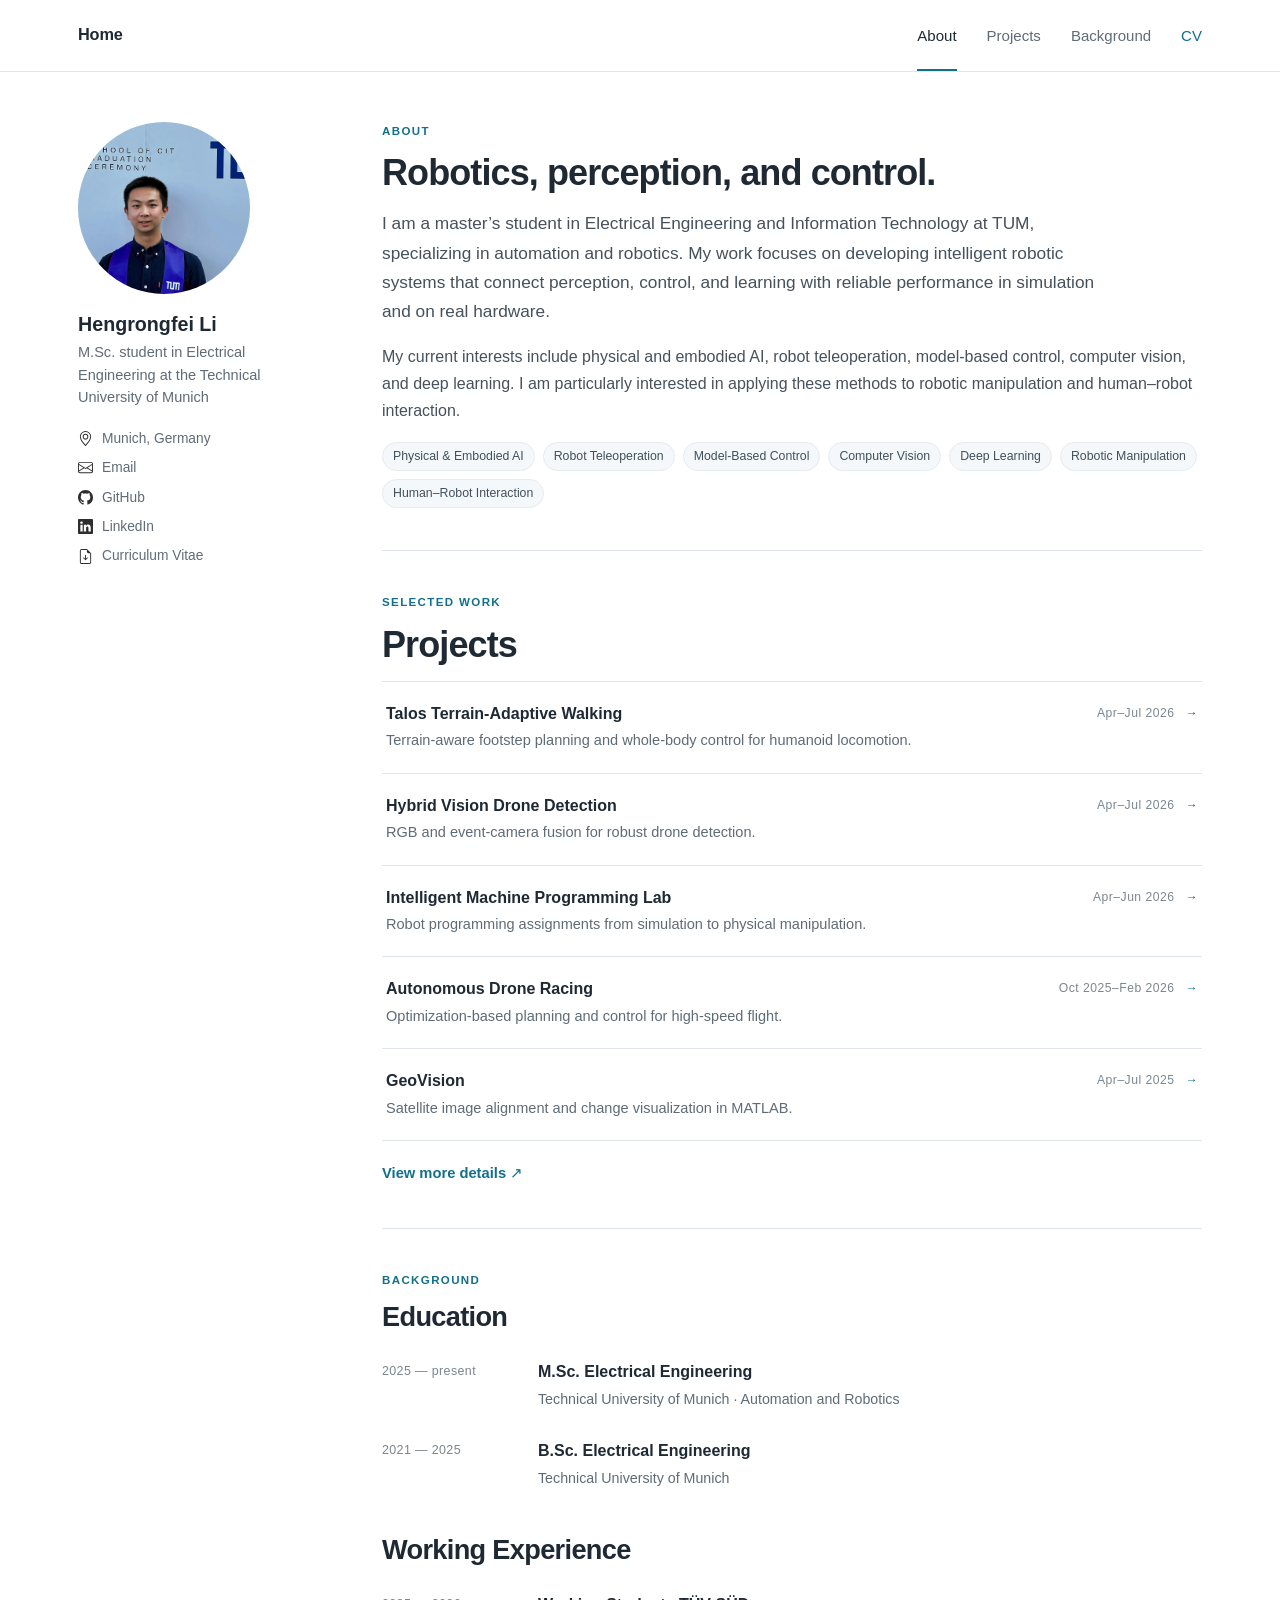
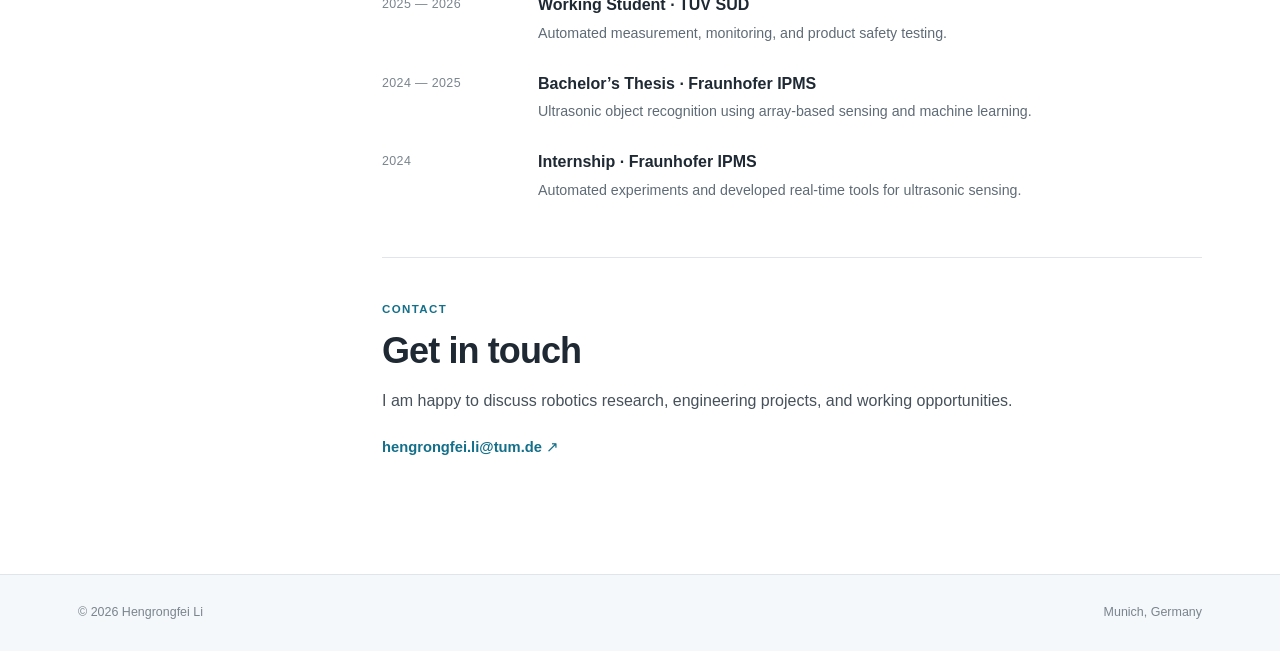
<file: index.html>
<!DOCTYPE html>
<html lang="en">
<head>
  <meta charset="UTF-8">
  <meta name="viewport" content="width=device-width, initial-scale=1.0">
  <meta name="description" content="Hengrongfei Li — M.Sc. student at TUM working on robotics, autonomous systems, and computer vision.">
  <meta name="theme-color" content="#ffffff">
  <title>Hengrongfei Li</title>
  <link rel="stylesheet" href="assets/css/styles.css">
  <script src="assets/js/main.js" defer></script>
</head>
<body>
  <a class="skip-link" href="#main">Skip to content</a>
  <header class="site-header">
    <div class="nav-wrap">
      <a class="brand" href="index.html">Home</a>
      <button class="menu-button" type="button" aria-label="Toggle navigation" aria-expanded="false"><span></span></button>
      <nav class="nav-links" aria-label="Main navigation">
        <a href="#about" aria-current="page">About</a>
        <a href="projects/index.html">Projects</a>
        <a href="#background">Background</a>
        <a class="nav-cv" href="resources/files/Hengrongfei_Li_CV.pdf" target="_blank" rel="noopener">CV</a>
      </nav>
    </div>
  </header>

  <div class="site-layout">
    <aside class="profile" aria-label="Profile">
      <img class="profile-photo" src="resources/files/hengrongfei-li-portrait.jpg" alt="Portrait of Hengrongfei Li">
      <h1>Hengrongfei Li</h1>
      <p class="profile-role">M.Sc. student in Electrical Engineering at the Technical University of Munich</p>
      <div class="profile-links">
        <span class="location"><img class="profile-icon" src="assets/icons/geo-alt.svg" alt="" aria-hidden="true">Munich, Germany</span>
        <a href="mailto:hengrongfei.li@tum.de"><img class="profile-icon" src="assets/icons/envelope.svg" alt="" aria-hidden="true">Email</a>
        <a href="https://github.com/lihengrongfei" target="_blank" rel="noopener"><img class="profile-icon" src="assets/icons/github.svg" alt="" aria-hidden="true">GitHub</a>
        <a href="https://www.linkedin.com/in/hengrongfei-li" target="_blank" rel="noopener"><img class="profile-icon" src="assets/icons/linkedin.svg" alt="" aria-hidden="true">LinkedIn</a>
        <a href="resources/files/Hengrongfei_Li_CV.pdf" target="_blank" rel="noopener"><img class="profile-icon" src="assets/icons/file-earmark-arrow-down.svg" alt="" aria-hidden="true">Curriculum Vitae</a>
      </div>
    </aside>

    <main class="content" id="main">
      <section class="content-section" id="about">
        <p class="eyebrow">About</p>
        <h2>Robotics, perception, and control.</h2>
        <p class="lead">I am a master’s student in Electrical Engineering and Information Technology at TUM, specializing in automation and robotics. My work focuses on developing intelligent robotic systems that connect perception, control, and learning with reliable performance in simulation and on real hardware.</p>
        <p>My current interests include physical and embodied AI, robot teleoperation, model-based control, computer vision, and deep learning. I am particularly interested in applying these methods to robotic manipulation and human–robot interaction.</p>
        <div class="interest-list" aria-label="Research interests">
          <span class="tag">Physical &amp; Embodied AI</span><span class="tag">Robot Teleoperation</span><span class="tag">Model-Based Control</span><span class="tag">Computer Vision</span><span class="tag">Deep Learning</span><span class="tag">Robotic Manipulation</span><span class="tag">Human–Robot Interaction</span>
        </div>
      </section>

      <section class="content-section" id="projects">
        <p class="eyebrow">Selected work</p>
        <h2>Projects</h2>
        <div class="project-list">
          <a class="project-item" href="projects/legged-robots.html">
            <div><h3>Talos Terrain-Adaptive Walking</h3><p>Terrain-aware footstep planning and whole-body control for humanoid locomotion.</p></div>
            <div class="project-meta">Apr–Jul 2026 <span class="project-arrow">→</span></div>
          </a>
          <a class="project-item" href="projects/ami-robot-programming.html">
            <div><h3>Hybrid Vision Drone Detection</h3><p>RGB and event-camera fusion for robust drone detection.</p></div>
            <div class="project-meta">Apr–Jul 2026 <span class="project-arrow">→</span></div>
          </a>
          <a class="project-item" href="projects/intelligent-machine-programming.html">
            <div><h3>Intelligent Machine Programming Lab</h3><p>Robot programming assignments from simulation to physical manipulation.</p></div>
            <div class="project-meta">Apr–Jun 2026 <span class="project-arrow">→</span></div>
          </a>
          <a class="project-item" href="projects/drone-racing.html">
            <div><h3>Autonomous Drone Racing</h3><p>Optimization-based planning and control for high-speed flight.</p></div>
            <div class="project-meta">Oct 2025–Feb 2026 <span class="project-arrow">→</span></div>
          </a>
          <a class="project-item" href="projects/geovision.html">
            <div><h3>GeoVision</h3><p>Satellite image alignment and change visualization in MATLAB.</p></div>
            <div class="project-meta">Apr–Jul 2025 <span class="project-arrow">→</span></div>
          </a>
        </div>
        <div class="inline-links"><a href="projects/index.html">View more details</a></div>
      </section>

      <section class="content-section" id="background">
        <p class="eyebrow">Background</p>
        <div class="background-group">
          <h2>Education</h2>
          <div class="timeline">
            <article class="timeline-item"><span class="timeline-date">2025 — present</span><div><h3>M.Sc. Electrical Engineering</h3><p>Technical University of Munich · Automation and Robotics</p></div></article>
            <article class="timeline-item"><span class="timeline-date">2021 — 2025</span><div><h3>B.Sc. Electrical Engineering</h3><p>Technical University of Munich</p></div></article>
          </div>
        </div>
        <div class="background-group">
          <h2>Working Experience</h2>
          <div class="timeline">
            <article class="timeline-item"><span class="timeline-date">2025 — 2026</span><div><h3>Working Student · TÜV SÜD</h3><p>Automated measurement, monitoring, and product safety testing.</p></div></article>
            <article class="timeline-item"><span class="timeline-date">2024 — 2025</span><div><h3>Bachelor’s Thesis · Fraunhofer IPMS</h3><p>Ultrasonic object recognition using array-based sensing and machine learning.</p></div></article>
            <article class="timeline-item"><span class="timeline-date">2024</span><div><h3>Internship · Fraunhofer IPMS</h3><p>Automated experiments and developed real-time tools for ultrasonic sensing.</p></div></article>
          </div>
        </div>
      </section>

      <section class="content-section" id="contact">
        <p class="eyebrow">Contact</p>
        <h2>Get in touch</h2>
        <p>I am happy to discuss robotics research, engineering projects, and working opportunities.</p>
        <div class="inline-links"><a href="mailto:hengrongfei.li@tum.de">hengrongfei.li@tum.de</a></div>
      </section>
    </main>
  </div>

  <footer class="site-footer"><div class="footer-wrap"><span>© <span data-year></span> Hengrongfei Li</span><span>Munich, Germany</span></div></footer>
</body>
</html>
</file>
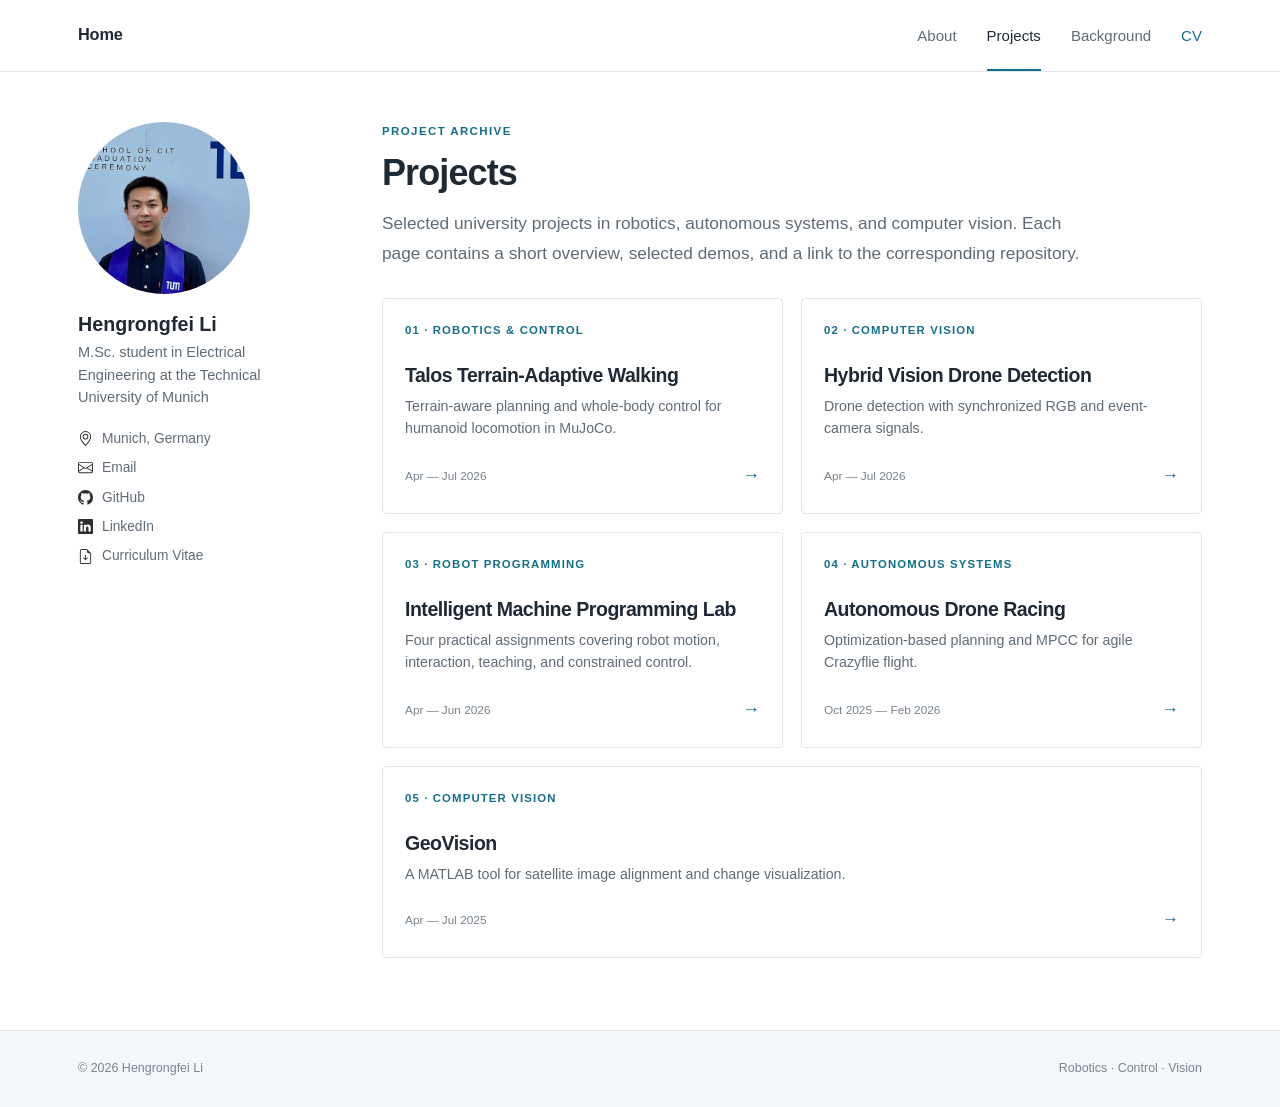
<file: projects/index.html>
<!DOCTYPE html>
<html lang="en">
<head>
  <meta charset="UTF-8">
  <meta name="viewport" content="width=device-width, initial-scale=1.0">
  <meta name="description" content="Robotics, control, and computer vision projects by Hengrongfei Li.">
  <meta name="theme-color" content="#ffffff">
  <title>Projects — Hengrongfei Li</title>
  <link rel="stylesheet" href="../assets/css/styles.css">
  <script src="../assets/js/main.js" defer></script>
</head>
<body>
  <a class="skip-link" href="#main">Skip to content</a>
  <header class="site-header">
    <div class="nav-wrap">
      <a class="brand" href="../index.html">Home</a>
      <button class="menu-button" type="button" aria-label="Toggle navigation" aria-expanded="false"><span></span></button>
      <nav class="nav-links" aria-label="Main navigation">
        <a href="../index.html">About</a><a href="index.html" aria-current="page">Projects</a><a href="../index.html#background">Background</a><a class="nav-cv" href="../resources/files/Hengrongfei_Li_CV.pdf" target="_blank" rel="noopener">CV</a>
      </nav>
    </div>
  </header>

  <div class="site-layout">
    <aside class="profile" aria-label="Profile">
      <img class="profile-photo" src="../resources/files/hengrongfei-li-portrait.jpg" alt="Portrait of Hengrongfei Li">
      <h1>Hengrongfei Li</h1>
      <p class="profile-role">M.Sc. student in Electrical Engineering at the Technical University of Munich</p>
      <div class="profile-links">
        <span class="location"><img class="profile-icon" src="../assets/icons/geo-alt.svg" alt="" aria-hidden="true">Munich, Germany</span>
        <a href="mailto:hengrongfei.li@tum.de"><img class="profile-icon" src="../assets/icons/envelope.svg" alt="" aria-hidden="true">Email</a>
        <a href="https://github.com/lihengrongfei" target="_blank" rel="noopener"><img class="profile-icon" src="../assets/icons/github.svg" alt="" aria-hidden="true">GitHub</a>
        <a href="https://www.linkedin.com/in/hengrongfei-li" target="_blank" rel="noopener"><img class="profile-icon" src="../assets/icons/linkedin.svg" alt="" aria-hidden="true">LinkedIn</a>
        <a href="../resources/files/Hengrongfei_Li_CV.pdf" target="_blank" rel="noopener"><img class="profile-icon" src="../assets/icons/file-earmark-arrow-down.svg" alt="" aria-hidden="true">Curriculum Vitae</a>
      </div>
    </aside>

    <main class="content" id="main">
      <div class="page-intro">
        <p class="eyebrow">Project archive</p>
        <h1 class="page-title">Projects</h1>
        <p class="lead">Selected university projects in robotics, autonomous systems, and computer vision. Each page contains a short overview, selected demos, and a link to the corresponding repository.</p>
      </div>

      <div class="archive-grid">
        <a class="archive-card" href="legged-robots.html"><span class="card-id">01 · Robotics &amp; Control</span><h2>Talos Terrain-Adaptive Walking</h2><p>Terrain-aware planning and whole-body control for humanoid locomotion in MuJoCo.</p><div class="card-footer"><span>Apr — Jul 2026</span><span>→</span></div></a>
        <a class="archive-card" href="ami-robot-programming.html"><span class="card-id">02 · Computer Vision</span><h2>Hybrid Vision Drone Detection</h2><p>Drone detection with synchronized RGB and event-camera signals.</p><div class="card-footer"><span>Apr — Jul 2026</span><span>→</span></div></a>
        <a class="archive-card" href="intelligent-machine-programming.html"><span class="card-id">03 · Robot Programming</span><h2>Intelligent Machine Programming Lab</h2><p>Four practical assignments covering robot motion, interaction, teaching, and constrained control.</p><div class="card-footer"><span>Apr — Jun 2026</span><span>→</span></div></a>
        <a class="archive-card" href="drone-racing.html"><span class="card-id">04 · Autonomous Systems</span><h2>Autonomous Drone Racing</h2><p>Optimization-based planning and MPCC for agile Crazyflie flight.</p><div class="card-footer"><span>Oct 2025 — Feb 2026</span><span>→</span></div></a>
        <a class="archive-card archive-card-wide" href="geovision.html"><span class="card-id">05 · Computer Vision</span><h2>GeoVision</h2><p>A MATLAB tool for satellite image alignment and change visualization.</p><div class="card-footer"><span>Apr — Jul 2025</span><span>→</span></div></a>
      </div>
    </main>
  </div>

  <footer class="site-footer"><div class="footer-wrap"><span>© <span data-year></span> Hengrongfei Li</span><span>Robotics · Control · Vision</span></div></footer>
</body>
</html>
</file>
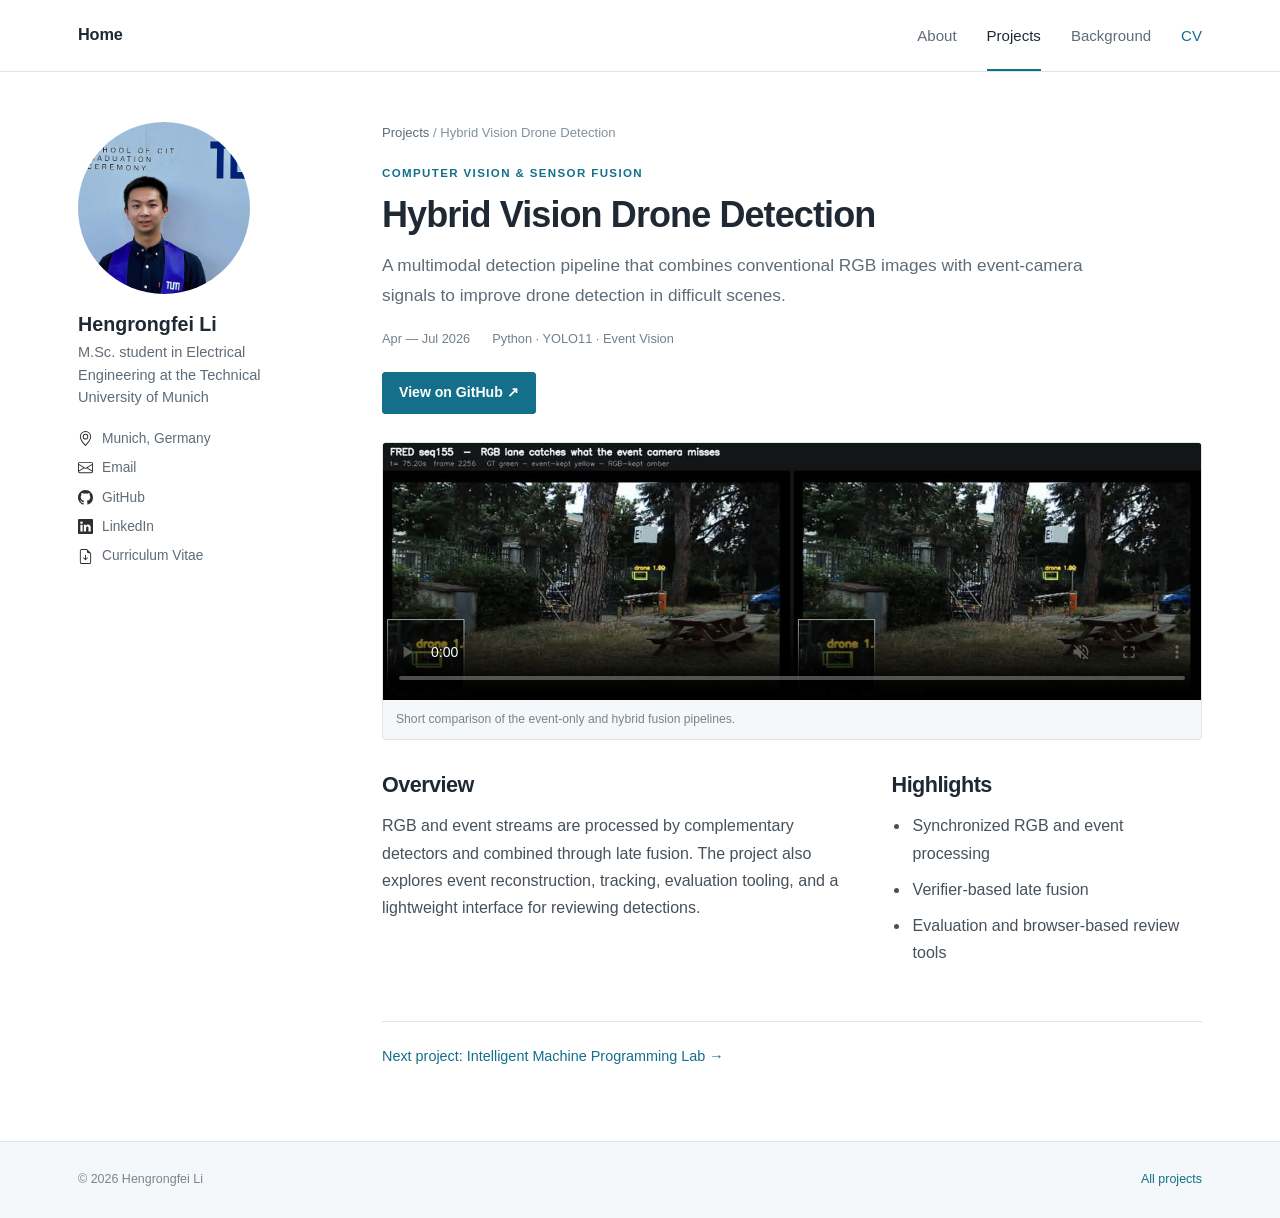
<file: projects/ami-robot-programming.html>
<!DOCTYPE html>
<html lang="en">
<head>
  <meta charset="UTF-8"><meta name="viewport" content="width=device-width, initial-scale=1.0">
  <meta name="description" content="Hybrid RGB and event-camera drone detection project by Hengrongfei Li.">
  <title>Hybrid Vision Drone Detection — Hengrongfei Li</title>
  <link rel="stylesheet" href="../assets/css/styles.css"><script src="../assets/js/main.js" defer></script>
</head>
<body>
  <a class="skip-link" href="#main">Skip to content</a>
  <header class="site-header"><div class="nav-wrap"><a class="brand" href="../index.html">Home</a><button class="menu-button" type="button" aria-label="Toggle navigation" aria-expanded="false"><span></span></button><nav class="nav-links" aria-label="Main navigation"><a href="../index.html">About</a><a href="index.html" aria-current="page">Projects</a><a href="../index.html#background">Background</a><a class="nav-cv" href="../resources/files/Hengrongfei_Li_CV.pdf" target="_blank" rel="noopener">CV</a></nav></div></header>
  <div class="site-layout">
    <aside class="profile" aria-label="Profile"><img class="profile-photo" src="../resources/files/hengrongfei-li-portrait.jpg" alt="Portrait of Hengrongfei Li"><h1>Hengrongfei Li</h1><p class="profile-role">M.Sc. student in Electrical Engineering at the Technical University of Munich</p><div class="profile-links"><span class="location"><img class="profile-icon" src="../assets/icons/geo-alt.svg" alt="" aria-hidden="true">Munich, Germany</span><a href="mailto:hengrongfei.li@tum.de"><img class="profile-icon" src="../assets/icons/envelope.svg" alt="" aria-hidden="true">Email</a><a href="https://github.com/lihengrongfei" target="_blank" rel="noopener"><img class="profile-icon" src="../assets/icons/github.svg" alt="" aria-hidden="true">GitHub</a><a href="https://www.linkedin.com/in/hengrongfei-li" target="_blank" rel="noopener"><img class="profile-icon" src="../assets/icons/linkedin.svg" alt="" aria-hidden="true">LinkedIn</a><a href="../resources/files/Hengrongfei_Li_CV.pdf" target="_blank" rel="noopener"><img class="profile-icon" src="../assets/icons/file-earmark-arrow-down.svg" alt="" aria-hidden="true">Curriculum Vitae</a></div></aside>
    <main class="content" id="main">
      <div class="breadcrumb"><a href="index.html">Projects</a> / Hybrid Vision Drone Detection</div>
      <header class="project-header"><p class="eyebrow">Computer Vision &amp; Sensor Fusion</p><h1 class="page-title">Hybrid Vision Drone Detection</h1><p class="lead">A multimodal detection pipeline that combines conventional RGB images with event-camera signals to improve drone detection in difficult scenes.</p><div class="project-facts"><span>Apr — Jul 2026</span><span>Python · YOLO11 · Event Vision</span></div><div class="button-row"><a class="button button-primary" href="https://github.com/NoMoreNameToUse/AMI-Group7-SoSe26" target="_blank" rel="noopener">View on GitHub ↗</a></div></header>
      <figure class="project-media"><video controls muted playsinline preload="metadata" poster="../assets/images/ami/hybrid-detection-cover.jpg"><source src="../assets/media/ami/fusion-before-after.mp4" type="video/mp4">Your browser does not support embedded video.</video><figcaption>Short comparison of the event-only and hybrid fusion pipelines.</figcaption></figure>
      <section class="project-summary-grid"><div><h2>Overview</h2><p>RGB and event streams are processed by complementary detectors and combined through late fusion. The project also explores event reconstruction, tracking, evaluation tooling, and a lightweight interface for reviewing detections.</p></div><div><h2>Highlights</h2><ul class="highlights"><li>Synchronized RGB and event processing</li><li>Verifier-based late fusion</li><li>Evaluation and browser-based review tools</li></ul></div></section>
      <div class="next-project"><a href="intelligent-machine-programming.html">Next project: Intelligent Machine Programming Lab →</a></div>
    </main>
  </div>
  <footer class="site-footer"><div class="footer-wrap"><span>© <span data-year></span> Hengrongfei Li</span><a href="index.html">All projects</a></div></footer>
</body>
</html>
</file>
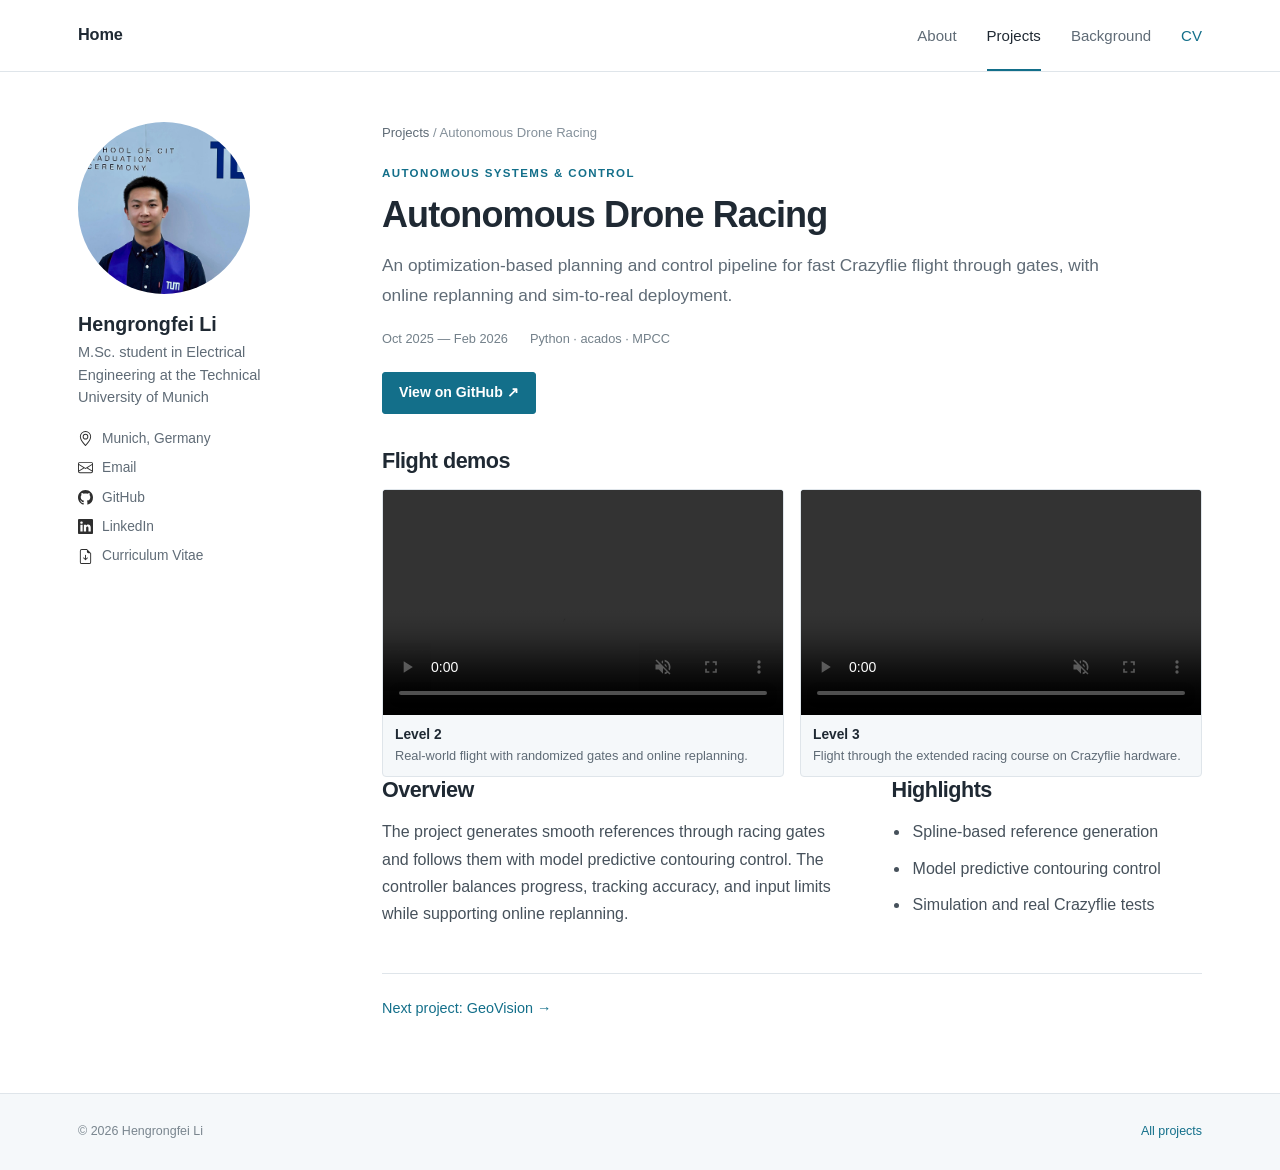
<file: projects/drone-racing.html>
<!DOCTYPE html>
<html lang="en">
<head>
  <meta charset="UTF-8"><meta name="viewport" content="width=device-width, initial-scale=1.0">
  <meta name="description" content="Autonomous drone racing project by Hengrongfei Li.">
  <title>Autonomous Drone Racing — Hengrongfei Li</title>
  <link rel="stylesheet" href="../assets/css/styles.css"><script src="../assets/js/main.js" defer></script>
</head>
<body>
  <a class="skip-link" href="#main">Skip to content</a>
  <header class="site-header"><div class="nav-wrap"><a class="brand" href="../index.html">Home</a><button class="menu-button" type="button" aria-label="Toggle navigation" aria-expanded="false"><span></span></button><nav class="nav-links" aria-label="Main navigation"><a href="../index.html">About</a><a href="index.html" aria-current="page">Projects</a><a href="../index.html#background">Background</a><a class="nav-cv" href="../resources/files/Hengrongfei_Li_CV.pdf" target="_blank" rel="noopener">CV</a></nav></div></header>
  <div class="site-layout">
    <aside class="profile" aria-label="Profile"><img class="profile-photo" src="../resources/files/hengrongfei-li-portrait.jpg" alt="Portrait of Hengrongfei Li"><h1>Hengrongfei Li</h1><p class="profile-role">M.Sc. student in Electrical Engineering at the Technical University of Munich</p><div class="profile-links"><span class="location"><img class="profile-icon" src="../assets/icons/geo-alt.svg" alt="" aria-hidden="true">Munich, Germany</span><a href="mailto:hengrongfei.li@tum.de"><img class="profile-icon" src="../assets/icons/envelope.svg" alt="" aria-hidden="true">Email</a><a href="https://github.com/lihengrongfei" target="_blank" rel="noopener"><img class="profile-icon" src="../assets/icons/github.svg" alt="" aria-hidden="true">GitHub</a><a href="https://www.linkedin.com/in/hengrongfei-li" target="_blank" rel="noopener"><img class="profile-icon" src="../assets/icons/linkedin.svg" alt="" aria-hidden="true">LinkedIn</a><a href="../resources/files/Hengrongfei_Li_CV.pdf" target="_blank" rel="noopener"><img class="profile-icon" src="../assets/icons/file-earmark-arrow-down.svg" alt="" aria-hidden="true">Curriculum Vitae</a></div></aside>
    <main class="content" id="main">
      <div class="breadcrumb"><a href="index.html">Projects</a> / Autonomous Drone Racing</div>
      <header class="project-header"><p class="eyebrow">Autonomous Systems &amp; Control</p><h1 class="page-title">Autonomous Drone Racing</h1><p class="lead">An optimization-based planning and control pipeline for fast Crazyflie flight through gates, with online replanning and sim-to-real deployment.</p><div class="project-facts"><span>Oct 2025 — Feb 2026</span><span>Python · acados · MPCC</span></div><div class="button-row"><a class="button button-primary" href="https://github.com/lihengrongfei/lsy_drone_racing_ws26" target="_blank" rel="noopener">View on GitHub ↗</a></div></header>
      <section class="demo-section"><h2>Flight demos</h2><div class="demo-grid">
        <figure class="demo-card"><video controls muted playsinline preload="metadata"><source src="../assets/media/drone/level2.mp4" type="video/mp4">Your browser does not support embedded video.</video><figcaption><strong>Level 2</strong>Real-world flight with randomized gates and online replanning.</figcaption></figure>
        <figure class="demo-card"><video controls muted playsinline preload="metadata"><source src="../assets/media/drone/level3.mp4" type="video/mp4">Your browser does not support embedded video.</video><figcaption><strong>Level 3</strong>Flight through the extended racing course on Crazyflie hardware.</figcaption></figure>
      </div></section>
      <section class="project-summary-grid"><div><h2>Overview</h2><p>The project generates smooth references through racing gates and follows them with model predictive contouring control. The controller balances progress, tracking accuracy, and input limits while supporting online replanning.</p></div><div><h2>Highlights</h2><ul class="highlights"><li>Spline-based reference generation</li><li>Model predictive contouring control</li><li>Simulation and real Crazyflie tests</li></ul></div></section>
      <div class="next-project"><a href="geovision.html">Next project: GeoVision →</a></div>
    </main>
  </div>
  <footer class="site-footer"><div class="footer-wrap"><span>© <span data-year></span> Hengrongfei Li</span><a href="index.html">All projects</a></div></footer>
</body>
</html>
</file>
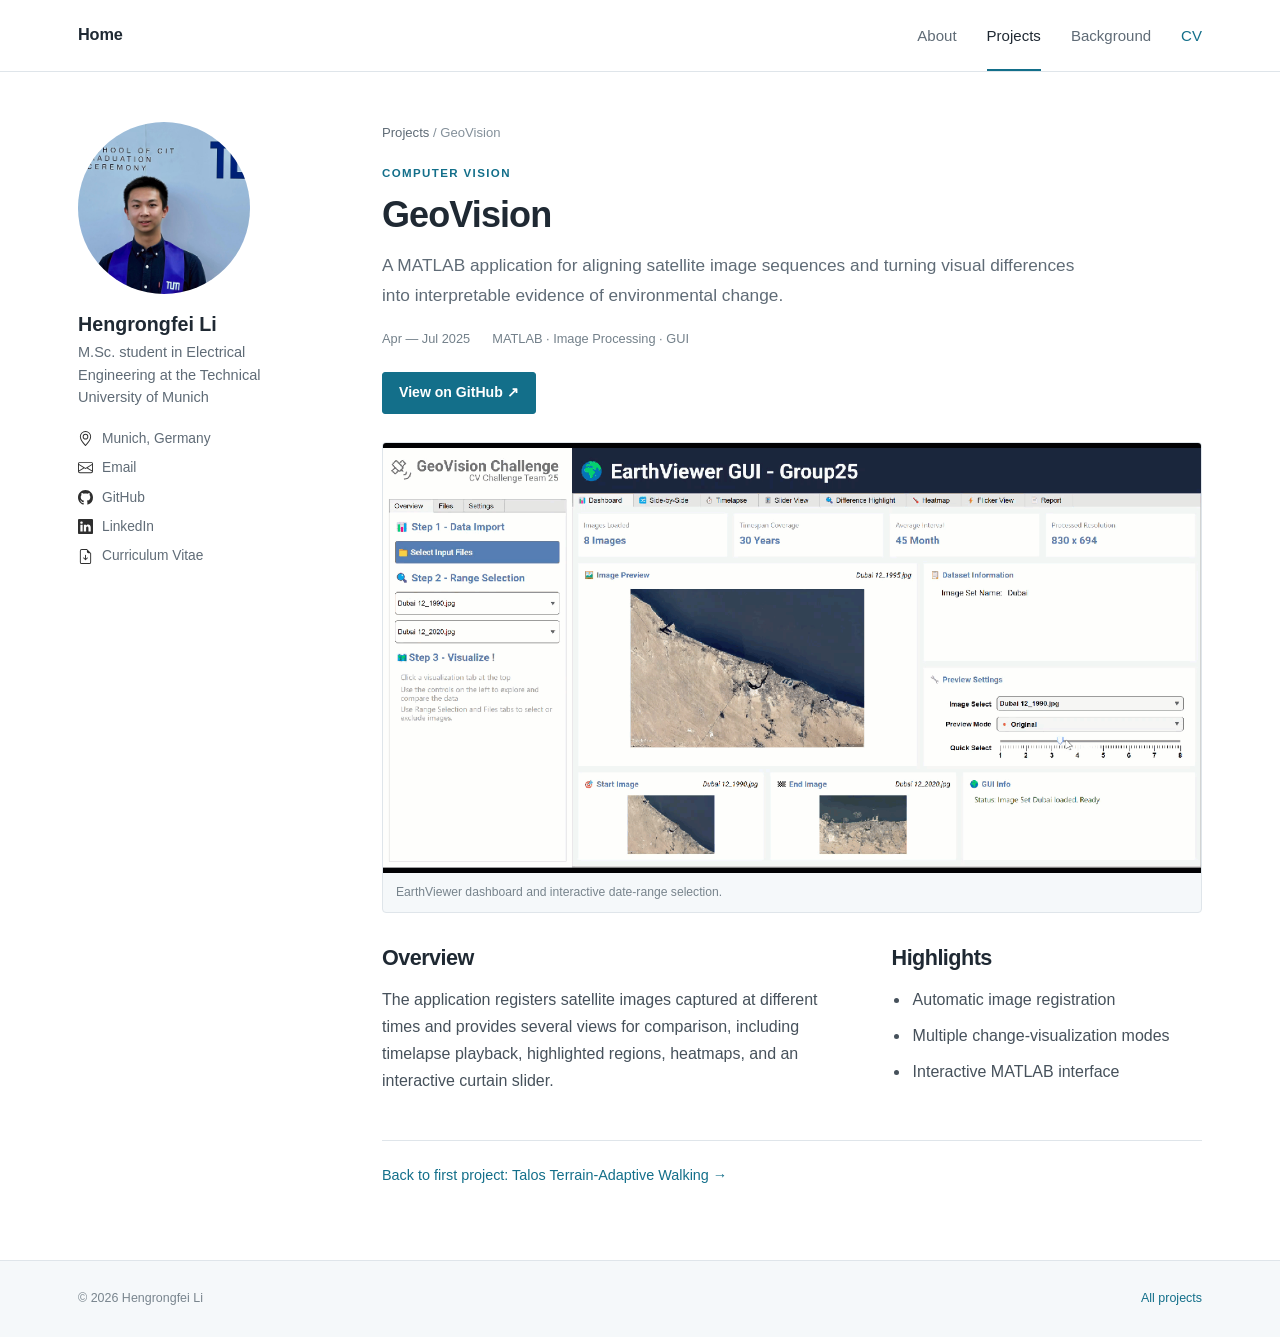
<file: projects/geovision.html>
<!DOCTYPE html>
<html lang="en">
<head>
  <meta charset="UTF-8"><meta name="viewport" content="width=device-width, initial-scale=1.0">
  <meta name="description" content="GeoVision satellite image analysis project by Hengrongfei Li.">
  <title>GeoVision — Hengrongfei Li</title>
  <link rel="stylesheet" href="../assets/css/styles.css"><script src="../assets/js/main.js" defer></script>
</head>
<body>
  <a class="skip-link" href="#main">Skip to content</a>
  <header class="site-header"><div class="nav-wrap"><a class="brand" href="../index.html">Home</a><button class="menu-button" type="button" aria-label="Toggle navigation" aria-expanded="false"><span></span></button><nav class="nav-links" aria-label="Main navigation"><a href="../index.html">About</a><a href="index.html" aria-current="page">Projects</a><a href="../index.html#background">Background</a><a class="nav-cv" href="../resources/files/Hengrongfei_Li_CV.pdf" target="_blank" rel="noopener">CV</a></nav></div></header>
  <div class="site-layout">
    <aside class="profile" aria-label="Profile"><img class="profile-photo" src="../resources/files/hengrongfei-li-portrait.jpg" alt="Portrait of Hengrongfei Li"><h1>Hengrongfei Li</h1><p class="profile-role">M.Sc. student in Electrical Engineering at the Technical University of Munich</p><div class="profile-links"><span class="location"><img class="profile-icon" src="../assets/icons/geo-alt.svg" alt="" aria-hidden="true">Munich, Germany</span><a href="mailto:hengrongfei.li@tum.de"><img class="profile-icon" src="../assets/icons/envelope.svg" alt="" aria-hidden="true">Email</a><a href="https://github.com/lihengrongfei" target="_blank" rel="noopener"><img class="profile-icon" src="../assets/icons/github.svg" alt="" aria-hidden="true">GitHub</a><a href="https://www.linkedin.com/in/hengrongfei-li" target="_blank" rel="noopener"><img class="profile-icon" src="../assets/icons/linkedin.svg" alt="" aria-hidden="true">LinkedIn</a><a href="../resources/files/Hengrongfei_Li_CV.pdf" target="_blank" rel="noopener"><img class="profile-icon" src="../assets/icons/file-earmark-arrow-down.svg" alt="" aria-hidden="true">Curriculum Vitae</a></div></aside>
    <main class="content" id="main">
      <div class="breadcrumb"><a href="index.html">Projects</a> / GeoVision</div>
      <header class="project-header"><p class="eyebrow">Computer Vision</p><h1 class="page-title">GeoVision</h1><p class="lead">A MATLAB application for aligning satellite image sequences and turning visual differences into interpretable evidence of environmental change.</p><div class="project-facts"><span>Apr — Jul 2025</span><span>MATLAB · Image Processing · GUI</span></div><div class="button-row"><a class="button button-primary" href="https://github.com/NoMoreNameToUse/tum-cv-challenge-2025" target="_blank" rel="noopener">View on GitHub ↗</a></div></header>
      <figure class="project-media"><img src="../assets/media/geovision/dashboard-slider.gif" alt="GeoVision EarthViewer dashboard with an interactive image slider"><figcaption>EarthViewer dashboard and interactive date-range selection.</figcaption></figure>
      <section class="project-summary-grid"><div><h2>Overview</h2><p>The application registers satellite images captured at different times and provides several views for comparison, including timelapse playback, highlighted regions, heatmaps, and an interactive curtain slider.</p></div><div><h2>Highlights</h2><ul class="highlights"><li>Automatic image registration</li><li>Multiple change-visualization modes</li><li>Interactive MATLAB interface</li></ul></div></section>
      <div class="next-project"><a href="legged-robots.html">Back to first project: Talos Terrain-Adaptive Walking →</a></div>
    </main>
  </div>
  <footer class="site-footer"><div class="footer-wrap"><span>© <span data-year></span> Hengrongfei Li</span><a href="index.html">All projects</a></div></footer>
</body>
</html>
</file>
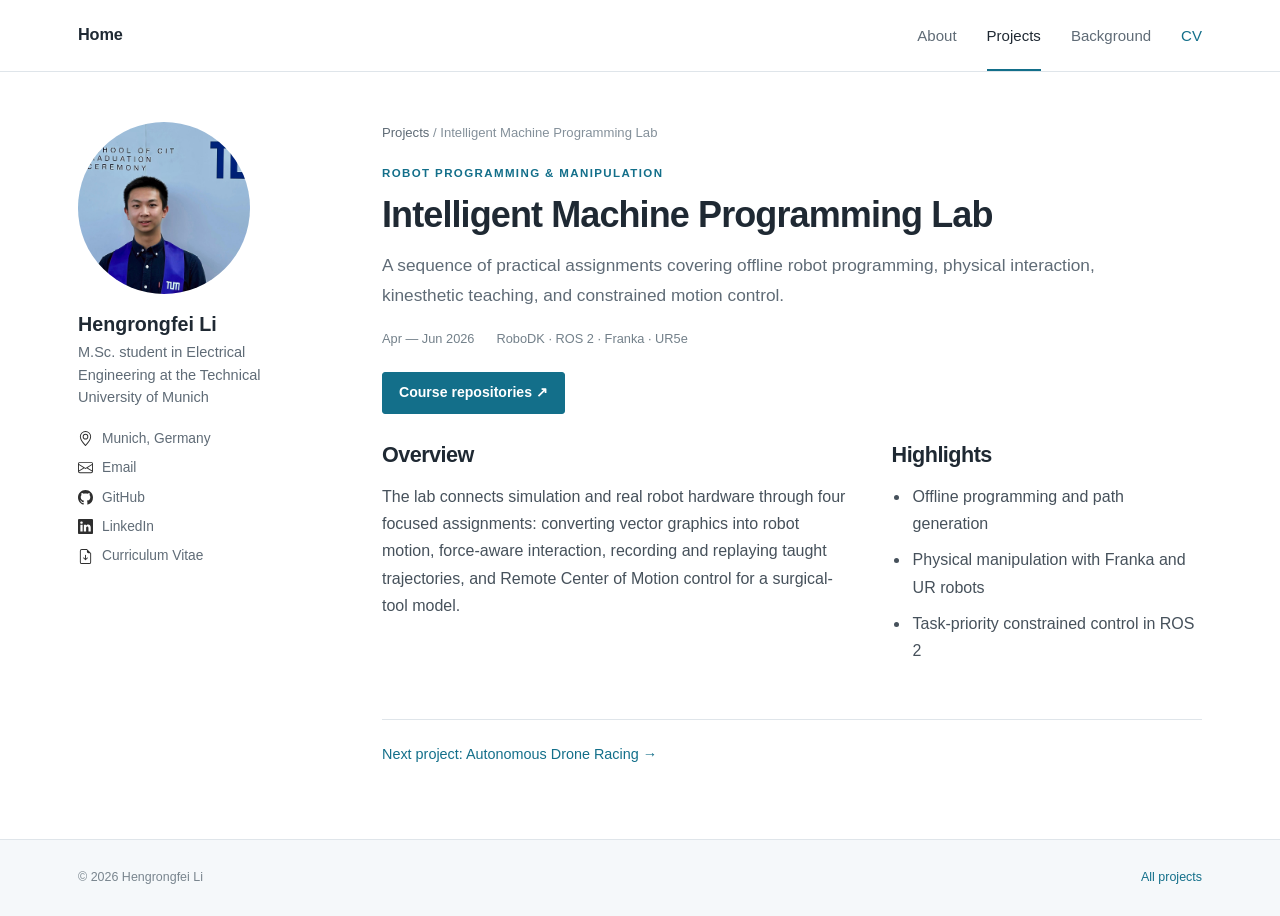
<file: projects/intelligent-machine-programming.html>
<!DOCTYPE html>
<html lang="en">
<head>
  <meta charset="UTF-8"><meta name="viewport" content="width=device-width, initial-scale=1.0">
  <meta name="description" content="Intelligent Machine Programming Lab project by Hengrongfei Li.">
  <title>Intelligent Machine Programming Lab — Hengrongfei Li</title>
  <link rel="stylesheet" href="../assets/css/styles.css"><script src="../assets/js/main.js" defer></script>
</head>
<body>
  <a class="skip-link" href="#main">Skip to content</a>
  <header class="site-header"><div class="nav-wrap"><a class="brand" href="../index.html">Home</a><button class="menu-button" type="button" aria-label="Toggle navigation" aria-expanded="false"><span></span></button><nav class="nav-links" aria-label="Main navigation"><a href="../index.html">About</a><a href="index.html" aria-current="page">Projects</a><a href="../index.html#background">Background</a><a class="nav-cv" href="../resources/files/Hengrongfei_Li_CV.pdf" target="_blank" rel="noopener">CV</a></nav></div></header>
  <div class="site-layout">
    <aside class="profile" aria-label="Profile"><img class="profile-photo" src="../resources/files/hengrongfei-li-portrait.jpg" alt="Portrait of Hengrongfei Li"><h1>Hengrongfei Li</h1><p class="profile-role">M.Sc. student in Electrical Engineering at the Technical University of Munich</p><div class="profile-links"><span class="location"><img class="profile-icon" src="../assets/icons/geo-alt.svg" alt="" aria-hidden="true">Munich, Germany</span><a href="mailto:hengrongfei.li@tum.de"><img class="profile-icon" src="../assets/icons/envelope.svg" alt="" aria-hidden="true">Email</a><a href="https://github.com/lihengrongfei" target="_blank" rel="noopener"><img class="profile-icon" src="../assets/icons/github.svg" alt="" aria-hidden="true">GitHub</a><a href="https://www.linkedin.com/in/hengrongfei-li" target="_blank" rel="noopener"><img class="profile-icon" src="../assets/icons/linkedin.svg" alt="" aria-hidden="true">LinkedIn</a><a href="../resources/files/Hengrongfei_Li_CV.pdf" target="_blank" rel="noopener"><img class="profile-icon" src="../assets/icons/file-earmark-arrow-down.svg" alt="" aria-hidden="true">Curriculum Vitae</a></div></aside>
    <main class="content" id="main">
      <div class="breadcrumb"><a href="index.html">Projects</a> / Intelligent Machine Programming Lab</div>
      <header class="project-header"><p class="eyebrow">Robot Programming &amp; Manipulation</p><h1 class="page-title">Intelligent Machine Programming Lab</h1><p class="lead">A sequence of practical assignments covering offline robot programming, physical interaction, kinesthetic teaching, and constrained motion control.</p><div class="project-facts"><span>Apr — Jun 2026</span><span>RoboDK · ROS 2 · Franka · UR5e</span></div><div class="button-row"><a class="button button-primary" href="https://gitlab.lrz.de/tum-impl-ss2026/group3" target="_blank" rel="noopener">Course repositories ↗</a></div></header>

      <section class="project-summary-grid"><div><h2>Overview</h2><p>The lab connects simulation and real robot hardware through four focused assignments: converting vector graphics into robot motion, force-aware interaction, recording and replaying taught trajectories, and Remote Center of Motion control for a surgical-tool model.</p></div><div><h2>Highlights</h2><ul class="highlights"><li>Offline programming and path generation</li><li>Physical manipulation with Franka and UR robots</li><li>Task-priority constrained control in ROS 2</li></ul></div></section>

      <div class="next-project"><a href="drone-racing.html">Next project: Autonomous Drone Racing →</a></div>
    </main>
  </div>
  <footer class="site-footer"><div class="footer-wrap"><span>© <span data-year></span> Hengrongfei Li</span><a href="index.html">All projects</a></div></footer>
</body>
</html>
</file>
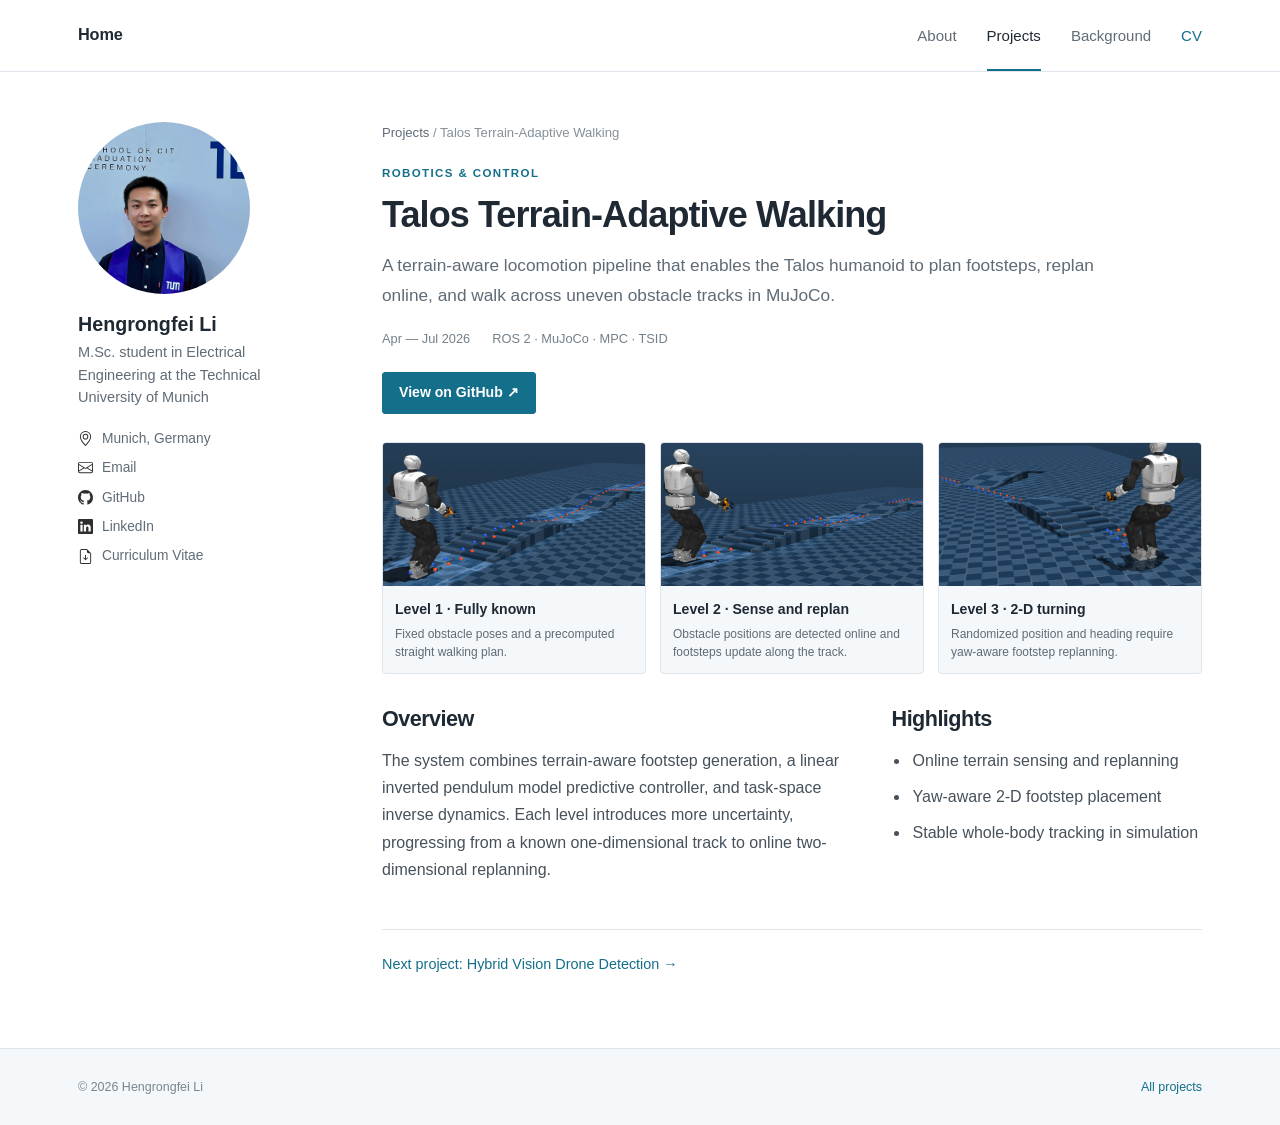
<file: projects/legged-robots.html>
<!DOCTYPE html>
<html lang="en">
<head>
  <meta charset="UTF-8"><meta name="viewport" content="width=device-width, initial-scale=1.0">
  <meta name="description" content="Talos terrain-adaptive walking project by Hengrongfei Li.">
  <title>Talos Terrain-Adaptive Walking — Hengrongfei Li</title>
  <link rel="stylesheet" href="../assets/css/styles.css"><script src="../assets/js/main.js" defer></script>
</head>
<body>
  <a class="skip-link" href="#main">Skip to content</a>
  <header class="site-header"><div class="nav-wrap"><a class="brand" href="../index.html">Home</a><button class="menu-button" type="button" aria-label="Toggle navigation" aria-expanded="false"><span></span></button><nav class="nav-links" aria-label="Main navigation"><a href="../index.html">About</a><a href="index.html" aria-current="page">Projects</a><a href="../index.html#background">Background</a><a class="nav-cv" href="../resources/files/Hengrongfei_Li_CV.pdf" target="_blank" rel="noopener">CV</a></nav></div></header>
  <div class="site-layout">
    <aside class="profile" aria-label="Profile"><img class="profile-photo" src="../resources/files/hengrongfei-li-portrait.jpg" alt="Portrait of Hengrongfei Li"><h1>Hengrongfei Li</h1><p class="profile-role">M.Sc. student in Electrical Engineering at the Technical University of Munich</p><div class="profile-links"><span class="location"><img class="profile-icon" src="../assets/icons/geo-alt.svg" alt="" aria-hidden="true">Munich, Germany</span><a href="mailto:hengrongfei.li@tum.de"><img class="profile-icon" src="../assets/icons/envelope.svg" alt="" aria-hidden="true">Email</a><a href="https://github.com/lihengrongfei" target="_blank" rel="noopener"><img class="profile-icon" src="../assets/icons/github.svg" alt="" aria-hidden="true">GitHub</a><a href="https://www.linkedin.com/in/hengrongfei-li" target="_blank" rel="noopener"><img class="profile-icon" src="../assets/icons/linkedin.svg" alt="" aria-hidden="true">LinkedIn</a><a href="../resources/files/Hengrongfei_Li_CV.pdf" target="_blank" rel="noopener"><img class="profile-icon" src="../assets/icons/file-earmark-arrow-down.svg" alt="" aria-hidden="true">Curriculum Vitae</a></div></aside>
    <main class="content" id="main">
      <div class="breadcrumb"><a href="index.html">Projects</a> / Talos Terrain-Adaptive Walking</div>
      <header class="project-header"><p class="eyebrow">Robotics &amp; Control</p><h1 class="page-title">Talos Terrain-Adaptive Walking</h1><p class="lead">A terrain-aware locomotion pipeline that enables the Talos humanoid to plan footsteps, replan online, and walk across uneven obstacle tracks in MuJoCo.</p><div class="project-facts"><span>Apr — Jul 2026</span><span>ROS 2 · MuJoCo · MPC · TSID</span></div><div class="button-row"><a class="button button-primary" href="https://github.com/lihengrongfei/Modelling-and-control-of-legged-robots" target="_blank" rel="noopener">View on GitHub ↗</a></div></header>

      <div class="terrain-grid" aria-label="Talos terrain levels">
        <figure class="terrain-card"><img class="terrain-visual" src="../assets/images/talos/level-1.png" alt="Talos walking on the fully known Level 1 track"><figcaption><strong>Level 1 · Fully known</strong><span>Fixed obstacle poses and a precomputed straight walking plan.</span></figcaption></figure>
        <figure class="terrain-card"><img class="terrain-visual" src="../assets/images/talos/level-2.png" alt="Talos walking on the sensed Level 2 track"><figcaption><strong>Level 2 · Sense and replan</strong><span>Obstacle positions are detected online and footsteps update along the track.</span></figcaption></figure>
        <figure class="terrain-card"><img class="terrain-visual" src="../assets/images/talos/level-3.png" alt="Talos turning on the two-dimensional Level 3 track"><figcaption><strong>Level 3 · 2-D turning</strong><span>Randomized position and heading require yaw-aware footstep replanning.</span></figcaption></figure>
      </div>

      <section class="project-summary-grid"><div><h2>Overview</h2><p>The system combines terrain-aware footstep generation, a linear inverted pendulum model predictive controller, and task-space inverse dynamics. Each level introduces more uncertainty, progressing from a known one-dimensional track to online two-dimensional replanning.</p></div><div><h2>Highlights</h2><ul class="highlights"><li>Online terrain sensing and replanning</li><li>Yaw-aware 2-D footstep placement</li><li>Stable whole-body tracking in simulation</li></ul></div></section>
      <div class="next-project"><a href="ami-robot-programming.html">Next project: Hybrid Vision Drone Detection →</a></div>
    </main>
  </div>
  <footer class="site-footer"><div class="footer-wrap"><span>© <span data-year></span> Hengrongfei Li</span><a href="index.html">All projects</a></div></footer>
</body>
</html>
</file>
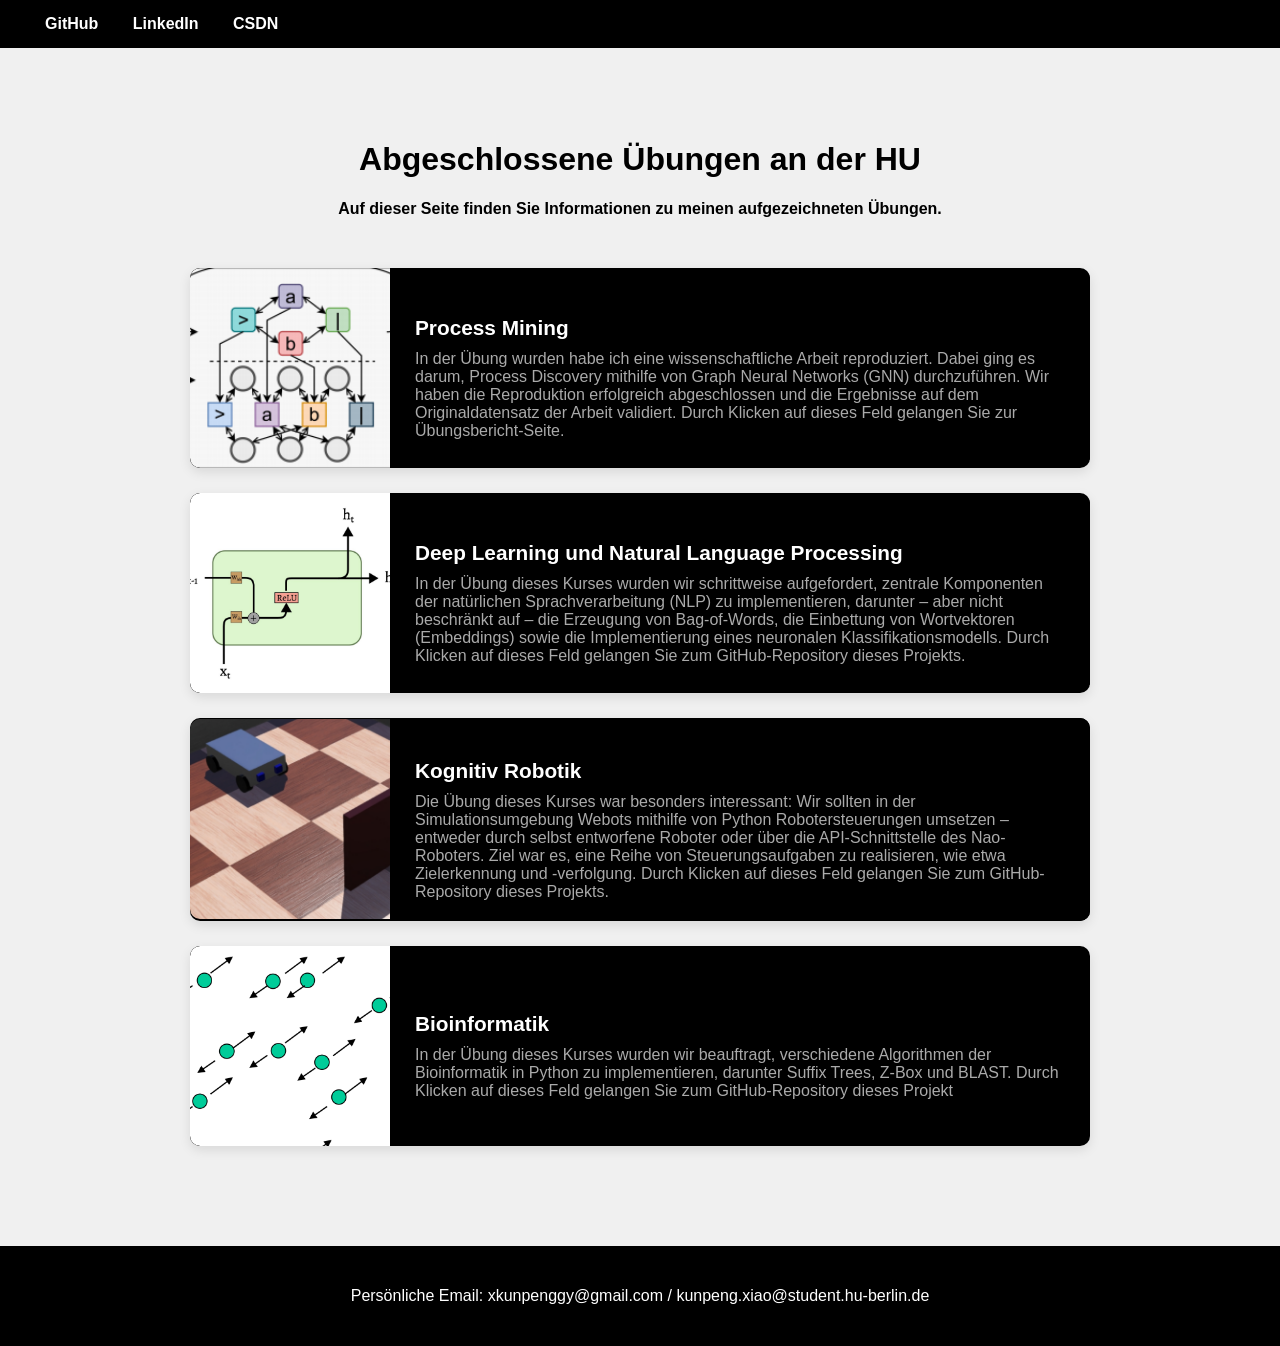
<file: resources/files/note.html>
<!DOCTYPE html>
<html lang="zh">
<head>
  <meta charset="UTF-8">
  <meta name="viewport" content="width=device-width, initial-scale=1.0">
  <title>Page of Kunpeng Xiao</title>
  <style>
    body {
      font-family: Arial, sans-serif;
      margin: 0;
      padding: 0;
      background-color: #f0f0f0;
    }
    

    nav {
      background-color: #000;
      color: #fff;
      padding: 15px 30px;
      position: fixed;
      top: 0;
      width: 100%;
      z-index: 10;
    }

    nav a {
      color: #fff;
      text-decoration: none;
      margin: 0 15px;
      font-weight: bold;
    }

    nav a:hover {
      text-decoration: underline;
    }

    .main-content {
      padding-top: 120px; 
      text-align: center;
      background-color: #f0f0f0;
    }
        
    .cards-container {
      display: flex;
      flex-direction: column; 
      align-items: center; 
      gap: 25px; 
      margin-top: 50px;
      margin-bottom: 100px;
      width: 100%;
    }

    .card {
      display: flex; 
      align-items: center;
      width: 80%; 
      max-width: 900px; 
      background-color: #000;
      border-radius: 10px;
      overflow: hidden;
      color: #fff;
      text-decoration: none;
      box-shadow: 0 4px 12px rgba(0, 0, 0, 0.1);
      transition: transform 0.3s ease, box-shadow 0.3s ease;
    }


    .card img {
      width: 200px; 
      height: 200px;
      object-fit: cover;
      flex-shrink: 0;
      border-radius: 10px 0 0 10px; 
    }

    .overlay {
      flex: 1;
      padding: 20px 25px;
      background-color: #000; 
      color: #fff; 
      display: flex;
      flex-direction: column;
      justify-content: center;
    }

    .overlay h3 {
      font-size: 1.3rem;
      margin-bottom: 10px;
      color: #fff;
      text-align: left;
    }

    .overlay p {
      font-size: 1rem;
      color: #aaa;
      margin: 0;
      text-align: left;
    }

    .card:hover {
      transform: translateY(-4px);
      box-shadow: 0 8px 24px rgba(0, 0, 0, 0.18);
    }


    footer {
      background-color: #000;
      color: #fff;
      text-align: center;
      padding: 25px 10px;
      position: relative; 
    }
  </style>
</head>

<body>
  
  <nav>
    <a href="https://github.com/Toipha">GitHub</a>
    <a href="https://www.linkedin.com/in/kunpeng-xiao-7310b1330/">LinkedIn</a>
    <a href="https://blog.csdn.net/tiphand?spm=1000.2115.3001.5343">CSDN</a>
  </nav>


  <!-- 主内容 -->
  <div class="main-content">
    <h1>Abgeschlossene Übungen an der HU</h1>
    <p><b>Auf dieser Seite finden Sie Informationen zu meinen aufgezeichneten Übungen.</b></p>

    <!-- 卡片区域 -->

  </div>

      <div class="cards-container">

      <a href="PM.pdf" class="card" target="_blank">
        <img src="PM.png" alt="Leistung">
        <div class="overlay">
          <h3>Process Mining</h3>
          <p>In der Übung wurden habe ich eine wissenschaftliche Arbeit reproduziert.
              Dabei ging es darum, Process Discovery mithilfe von Graph Neural Networks (GNN) durchzuführen.
              Wir haben die Reproduktion erfolgreich abgeschlossen und die Ergebnisse auf dem Originaldatensatz der Arbeit validiert.
              Durch Klicken auf dieses Feld gelangen Sie zur Übungsbericht-Seite.</p>
        </div>
      </a>

      <a href="https://github.com/maschinelles-lernen-hu-berlin/exercise-sheet-2-Toipha" class="card" target="_blank">
        <img src="NLP.png" alt="Übung">
        <div class="overlay">
          <h3>Deep Learning und Natural Language Processing</h3>
          <p>In der Übung dieses Kurses wurden wir schrittweise aufgefordert, zentrale Komponenten der natürlichen Sprachverarbeitung (NLP) zu implementieren, darunter –
             aber nicht beschränkt auf – die Erzeugung von Bag-of-Words, die Einbettung von Wortvektoren (Embeddings) sowie die Implementierung eines
             neuronalen Klassifikationsmodells.
             Durch Klicken auf dieses Feld gelangen Sie zum GitHub-Repository dieses Projekts.</p>
        </div>
      </a>

      <a href="https://github.com/Toipha/Kognitiv_Robotics" class="card" target="_blank">
        <img src="KognitiveRobotiks.png" alt="Projekt">
        <div class="overlay">
          <h3>Kognitiv Robotik</h3>
          <p>Die Übung dieses Kurses war besonders interessant:
            Wir sollten in der Simulationsumgebung Webots mithilfe von Python Robotersteuerungen umsetzen – 
            entweder durch selbst entworfene Roboter oder über die API-Schnittstelle des Nao-Roboters.
            Ziel war es, eine Reihe von Steuerungsaufgaben zu realisieren, wie etwa Zielerkennung und -verfolgung.
            Durch Klicken auf dieses Feld gelangen Sie zum GitHub-Repository dieses Projekts.</p>
        </div>
      </a>

      
      <a href="https://github.com/Toipha/Bioinformatik" class="card" target="_blank">
        <img src="Bio.png" alt="Projekt">
        <div class="overlay">
          <h3>Bioinformatik</h3>
          <p>In der Übung dieses Kurses wurden wir beauftragt, verschiedene Algorithmen der Bioinformatik in Python zu implementieren, darunter Suffix Trees, Z-Box und BLAST.
              Durch Klicken auf dieses Feld gelangen Sie zum GitHub-Repository dieses Projekt</p>
        </div>
      </a>

    </div>

  <!-- 底部 -->
  <footer>
    <p>Persönliche Email: xkunpenggy@gmail.com / kunpeng.xiao@student.hu-berlin.de</p>
  </footer>

</body>
</html>
</file>
<file: assets/css/styles.css>
:root {
  --ink: #1f2933;
  --muted: #5f6b76;
  --line: #dfe5ea;
  --soft: #f5f8fa;
  --accent: #136f8a;
  --accent-dark: #0d5267;
  --page: #ffffff;
  --sidebar: 232px;
  --content: 820px;
  --sans: Inter, ui-sans-serif, -apple-system, BlinkMacSystemFont, "Segoe UI", sans-serif;
}

* { box-sizing: border-box; }
html { scroll-behavior: smooth; }
body {
  margin: 0;
  color: var(--ink);
  background: var(--page);
  font-family: var(--sans);
  font-size: 16px;
  line-height: 1.7;
  -webkit-font-smoothing: antialiased;
}

img, video { display: block; max-width: 100%; }
a { color: var(--accent); text-decoration: none; }
a:hover { color: var(--accent-dark); }
button { font: inherit; }

.skip-link {
  position: fixed;
  z-index: 100;
  top: 12px;
  left: 12px;
  padding: 8px 12px;
  color: white;
  background: var(--ink);
  transform: translateY(-160%);
}
.skip-link:focus { transform: none; }

.site-header {
  border-bottom: 1px solid var(--line);
  background: rgba(255,255,255,.96);
}
.nav-wrap {
  width: min(calc(100% - 48px), calc(var(--sidebar) + var(--content) + 72px));
  min-height: 70px;
  margin: 0 auto;
  display: flex;
  align-items: center;
  justify-content: space-between;
}
.brand {
  color: var(--ink);
  font-size: 1.02rem;
  font-weight: 700;
  letter-spacing: -.01em;
}
.nav-links { display: flex; align-items: center; gap: 30px; }
.nav-links a {
  color: var(--muted);
  font-size: .94rem;
  padding: 23px 0 20px;
  border-bottom: 2px solid transparent;
}
.nav-links a:hover,
.nav-links a[aria-current="page"] { color: var(--ink); border-color: var(--accent); }
.nav-links .nav-cv { color: var(--accent); }
.menu-button { display: none; }

.site-layout {
  width: min(calc(100% - 48px), calc(var(--sidebar) + var(--content) + 72px));
  margin: 0 auto;
  padding: 50px 0 72px;
  display: grid;
  grid-template-columns: var(--sidebar) minmax(0, var(--content));
  gap: 72px;
  align-items: start;
}

.profile { position: sticky; top: 30px; }
.profile-photo {
  width: 172px;
  height: 172px;
  margin-bottom: 18px;
  object-fit: cover;
  object-position: 50% 59%;
  border-radius: 50%;
  border: 4px solid white;
  box-shadow: 0 0 0 1px var(--line);
  transform: scale(1.5);
  clip-path: circle(33.34% at 50% 50%);
}
.profile h1 { margin: 0 0 4px; font-size: 1.23rem; line-height: 1.3; }
.profile-role { margin: 0 0 18px; color: var(--muted); font-size: .91rem; line-height: 1.55; }
.profile-links { display: grid; gap: 6px; }
.profile-links a,
.profile-links span {
  display: flex;
  align-items: center;
  gap: 9px;
  color: var(--muted);
  font-size: .86rem;
}
.profile-links a:hover { color: var(--accent); }
.profile-icon {
  flex: 0 0 15px;
  width: 15px;
  height: 15px;
  opacity: .82;
}

.content { min-width: 0; }
.content-section { padding: 0 0 42px; margin: 0 0 42px; border-bottom: 1px solid var(--line); }
.content-section:last-child { margin-bottom: 0; border-bottom: 0; }
.content h2,
.page-title {
  margin: 0 0 14px;
  color: var(--ink);
  font-size: clamp(1.8rem, 4vw, 2.25rem);
  line-height: 1.25;
  letter-spacing: -.025em;
}
.content h3 { margin: 0 0 4px; font-size: 1rem; line-height: 1.4; }
.content p { margin: 0 0 16px; color: #46515b; }
.content p:last-child { margin-bottom: 0; }
.lead { max-width: 720px; font-size: 1.08rem; }
.eyebrow {
  margin-bottom: 9px !important;
  color: var(--accent) !important;
  font-size: .72rem;
  font-weight: 750;
  letter-spacing: .12em;
  text-transform: uppercase;
}
.inline-links { display: flex; flex-wrap: wrap; gap: 8px 20px; margin-top: 20px; }
.inline-links a { font-size: .92rem; font-weight: 650; }
.inline-links a::after { content: " \2197"; font-weight: 400; }

.interest-list { display: flex; flex-wrap: wrap; gap: 8px; margin-top: 18px; }
.tag {
  display: inline-flex;
  align-items: center;
  min-height: 28px;
  padding: 3px 10px;
  color: #41505a;
  background: var(--soft);
  border: 1px solid #e6ebef;
  border-radius: 999px;
  font-size: .77rem;
}

.project-list { border-top: 1px solid var(--line); }
.project-item {
  display: grid;
  grid-template-columns: 1fr auto;
  gap: 18px;
  padding: 21px 4px;
  color: inherit;
  border-bottom: 1px solid var(--line);
}
.project-item:hover { color: inherit; background: linear-gradient(90deg, var(--soft), transparent 75%); }
.project-item h3 { transition: color .2s ease; }
.project-item:hover h3 { color: var(--accent); }
.project-item p { margin: 4px 0 0; color: var(--muted); font-size: .91rem; line-height: 1.55; }
.project-meta { min-width: 118px; color: #7b8790; font-size: .76rem; letter-spacing: .04em; text-align: right; }
.project-arrow { margin-left: 7px; color: var(--accent); }

.timeline { display: grid; gap: 2px; }
.timeline-item {
  display: grid;
  grid-template-columns: 138px 1fr;
  gap: 18px;
  padding: 13px 0;
}
.timeline-date { color: #7a858e; font-size: .78rem; letter-spacing: .03em; }
.timeline-item p { margin: 2px 0 0; color: var(--muted); font-size: .89rem; }
.background-group + .background-group { margin-top: 30px; }
.background-group h2 { font-size: clamp(1.45rem, 3vw, 1.7rem); }

.page-intro { margin-bottom: 30px; }
.page-intro .lead { color: var(--muted); }
.archive-grid { display: grid; grid-template-columns: 1fr 1fr; gap: 18px; }
.archive-card {
  display: flex;
  flex-direction: column;
  min-height: 216px;
  padding: 22px;
  color: inherit;
  border: 1px solid var(--line);
  border-radius: 4px;
  transition: transform .2s ease, border-color .2s ease, box-shadow .2s ease;
}
.archive-card:hover {
  color: inherit;
  transform: translateY(-2px);
  border-color: #b9c6ce;
  box-shadow: 0 9px 24px rgba(26,44,56,.06);
}
.archive-card-wide { grid-column: 1 / -1; min-height: 178px; }
.archive-card .card-id { color: var(--accent); font-size: .71rem; font-weight: 700; letter-spacing: .1em; text-transform: uppercase; }
.archive-card h2 { margin: 23px 0 7px; font-size: 1.22rem; }
.archive-card p { margin: 0; color: var(--muted); font-size: .89rem; line-height: 1.55; }
.card-footer { display: flex; align-items: center; justify-content: space-between; gap: 12px; margin-top: auto; padding-top: 20px; color: #78838d; font-size: .74rem; }
.card-footer span:last-child { color: var(--accent); font-size: 1.1rem; }

.breadcrumb { margin-bottom: 20px; color: #84909a; font-size: .82rem; }
.breadcrumb a { color: var(--muted); }
.project-header { margin-bottom: 28px; }
.project-header .lead { margin-bottom: 18px; color: var(--muted); }
.project-facts { display: flex; flex-wrap: wrap; gap: 8px 22px; color: #73808a; font-size: .8rem; }
.button-row { display: flex; flex-wrap: wrap; gap: 10px; margin-top: 22px; }
.button {
  display: inline-flex;
  align-items: center;
  justify-content: center;
  min-height: 42px;
  padding: 8px 16px;
  border: 1px solid var(--accent);
  border-radius: 3px;
  font-size: .88rem;
  font-weight: 680;
}
.button-primary { color: white; background: var(--accent); }
.button-primary:hover { color: white; background: var(--accent-dark); border-color: var(--accent-dark); }
.button-secondary { color: var(--accent); background: white; }
.button-secondary:hover { background: var(--soft); }

.project-media {
  margin: 0 0 32px;
  overflow: hidden;
  background: var(--soft);
  border: 1px solid var(--line);
  border-radius: 4px;
}
.project-media img { width: 100%; max-height: 430px; object-fit: cover; }
.project-media video { width: 100%; max-height: 430px; background: #12202a; }
.project-media figcaption { padding: 9px 13px; color: #78848d; font-size: .76rem; }
.demo-section { margin-top: 34px; }
.demo-section > h2 { margin-bottom: 14px; font-size: 1.35rem; }
.demo-grid { display: grid; grid-template-columns: 1fr 1fr; gap: 16px; }
.demo-card {
  margin: 0;
  overflow: hidden;
  background: var(--soft);
  border: 1px solid var(--line);
  border-radius: 4px;
}
.demo-card video,
.demo-card img { width: 100%; aspect-ratio: 16 / 9; object-fit: cover; background: #101820; }
.demo-card figcaption { padding: 10px 12px 11px; color: var(--muted); font-size: .8rem; line-height: 1.45; }
.demo-card figcaption strong { display: block; margin-bottom: 2px; color: var(--ink); font-size: .86rem; }

.terrain-grid { display: grid; grid-template-columns: repeat(3, 1fr); gap: 14px; margin: 0 0 32px; }
.terrain-card { margin: 0; overflow: hidden; border: 1px solid var(--line); border-radius: 4px; background: var(--soft); }
.terrain-visual {
  display: block;
  width: 100%;
  height: clamp(136px, 11.2vw, 162px);
  object-fit: cover;
  background: #203b55;
}
.terrain-card figcaption { padding: 12px; }
.terrain-card strong { display: block; margin-bottom: 4px; font-size: .88rem; }
.terrain-card span { display: block; color: var(--muted); font-size: .75rem; line-height: 1.45; }
.media-note { margin-top: 10px; color: #7a858e; font-size: .76rem; }
.project-summary-grid { display: grid; grid-template-columns: 1.5fr 1fr; gap: 44px; }
.project-summary-grid h2 { font-size: 1.35rem; }
.highlights { margin: 0; padding-left: 18px; color: #46515b; }
.highlights li { margin-bottom: 9px; padding-left: 3px; }
.next-project { margin-top: 46px; padding-top: 22px; border-top: 1px solid var(--line); font-size: .9rem; }

.site-footer { border-top: 1px solid var(--line); background: var(--soft); }
.footer-wrap {
  width: min(calc(100% - 48px), calc(var(--sidebar) + var(--content) + 72px));
  min-height: 76px;
  margin: 0 auto;
  display: flex;
  align-items: center;
  justify-content: space-between;
  gap: 20px;
  color: #79858e;
  font-size: .78rem;
}

@media (max-width: 860px) {
  .nav-wrap, .site-layout, .footer-wrap { width: min(calc(100% - 36px), 680px); }
  .site-layout { grid-template-columns: 1fr; gap: 40px; padding-top: 36px; }
  .profile { position: static; display: grid; grid-template-columns: 128px 1fr; gap: 22px; align-items: center; }
  .profile-photo { grid-row: 1 / span 3; width: 128px; height: 128px; margin: 0; }
  .profile h1, .profile-role { align-self: end; }
  .profile-role { margin: -12px 0 0; align-self: start; }
  .profile-links { grid-column: 1 / -1; grid-template-columns: repeat(3, max-content); gap: 5px 18px; }
}

@media (max-width: 620px) {
  body { font-size: 15px; }
  html, body { max-width: 100%; overflow-x: hidden; }
  .nav-wrap { min-height: 62px; position: relative; }
  .menu-button {
    display: grid;
    place-items: center;
    width: 38px;
    height: 38px;
    padding: 0;
    background: white;
    border: 1px solid var(--line);
    border-radius: 3px;
  }
  .menu-button::before, .menu-button::after, .menu-button span { content: ""; width: 17px; height: 1px; background: var(--ink); }
  .nav-links {
    display: none;
    position: absolute;
    z-index: 20;
    top: 61px;
    left: -18px;
    right: -18px;
    padding: 9px 18px 15px;
    flex-direction: column;
    align-items: stretch;
    gap: 0;
    background: white;
    border-bottom: 1px solid var(--line);
  }
  .nav-links.is-open { display: flex; }
  .nav-links a { padding: 10px 0; border-bottom: 0; }
  .site-layout { padding: 30px 0 50px; gap: 34px; }
  .profile { grid-template-columns: 104px 1fr; gap: 18px; }
  .profile-photo { width: 104px; height: 104px; }
  .profile-links { display: flex; flex-wrap: wrap; gap: 5px 14px; }
  .profile-links span.location { width: 100%; }
  .profile-icon { flex-basis: 14px; width: 14px; height: 14px; }
  .content-section { padding-bottom: 34px; margin-bottom: 34px; }
  .content h2, .page-title { font-size: 1.82rem; overflow-wrap: anywhere; }
  .archive-grid, .project-summary-grid, .demo-grid, .terrain-grid { grid-template-columns: 1fr; }
  .archive-card { min-height: 190px; }
  .archive-card-wide { grid-column: auto; }
  .terrain-visual { height: auto; object-fit: contain; }
  .project-item { grid-template-columns: 1fr; gap: 5px; }
  .project-meta { text-align: left; }
  .timeline-item { grid-template-columns: 1fr; gap: 2px; }
  .project-summary-grid { gap: 28px; }
  .footer-wrap { min-height: 84px; flex-direction: column; justify-content: center; align-items: flex-start; gap: 2px; }
}

@media (prefers-reduced-motion: reduce) {
  html { scroll-behavior: auto; }
  *, *::before, *::after { transition: none !important; }
}
</file>
